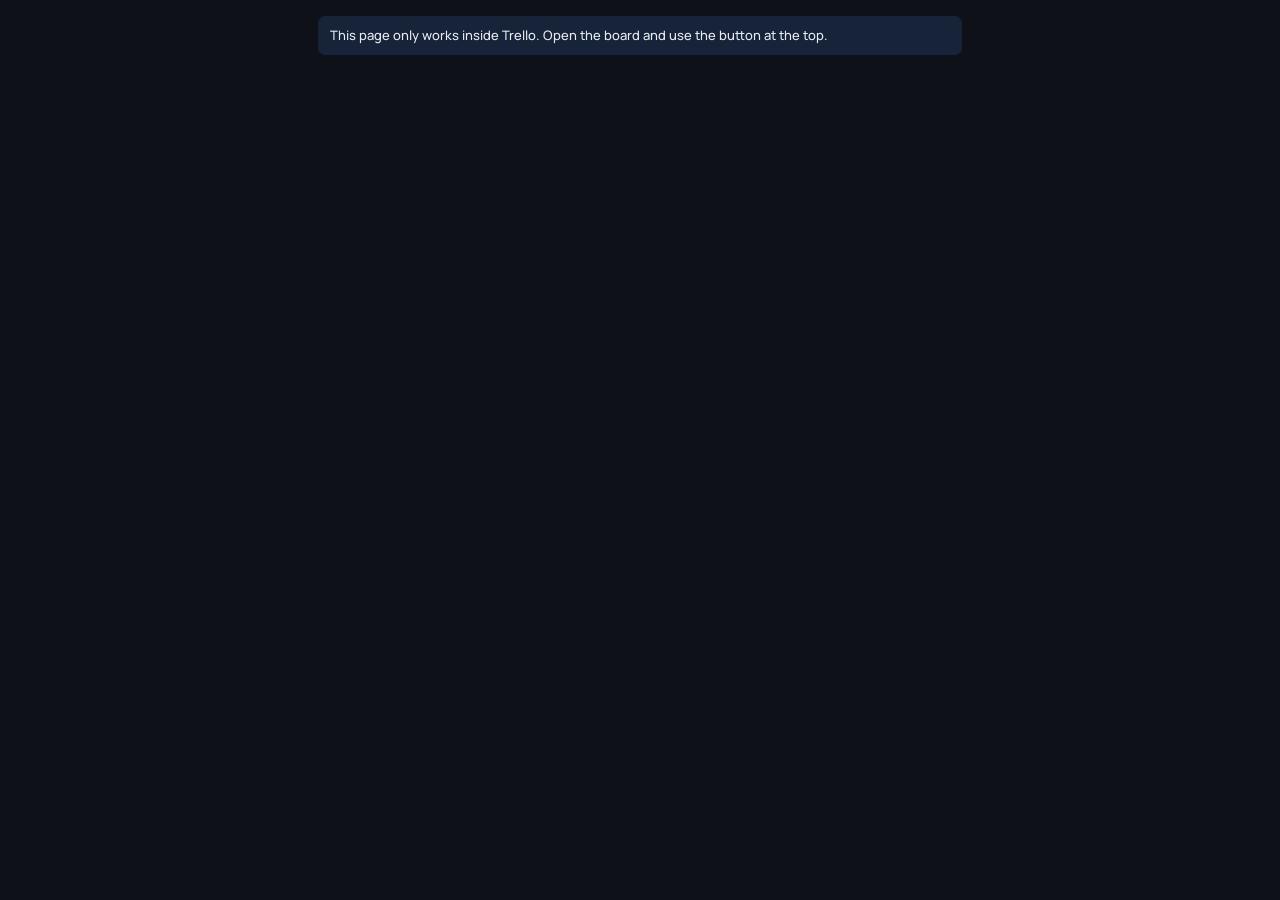
<file: auth.html>
<!doctype html>
<html lang="en">
<head>
<meta charset="utf-8">
<meta name="viewport" content="width=device-width, initial-scale=1">
<title>Request Form — authorization</title>
<link rel="stylesheet" href="./css/powerup.css?v=20261028a">
<script src="https://p.trellocdn.com/power-up.min.js"></script>
<script src="./js/common.js?v=20261028a"></script>
</head>
<body>
<div id="root"></div>
<script>
/* Trello sends the user back here after they authorize the Power-Up. The library reads the token
   from the URL fragment, stores it for this origin, hands it to the window that opened the popup
   and closes this window. */
RF.getT();
RF.renderOutsideTrello(document.getElementById('root'));
</script>
</body>
</html>
</file>
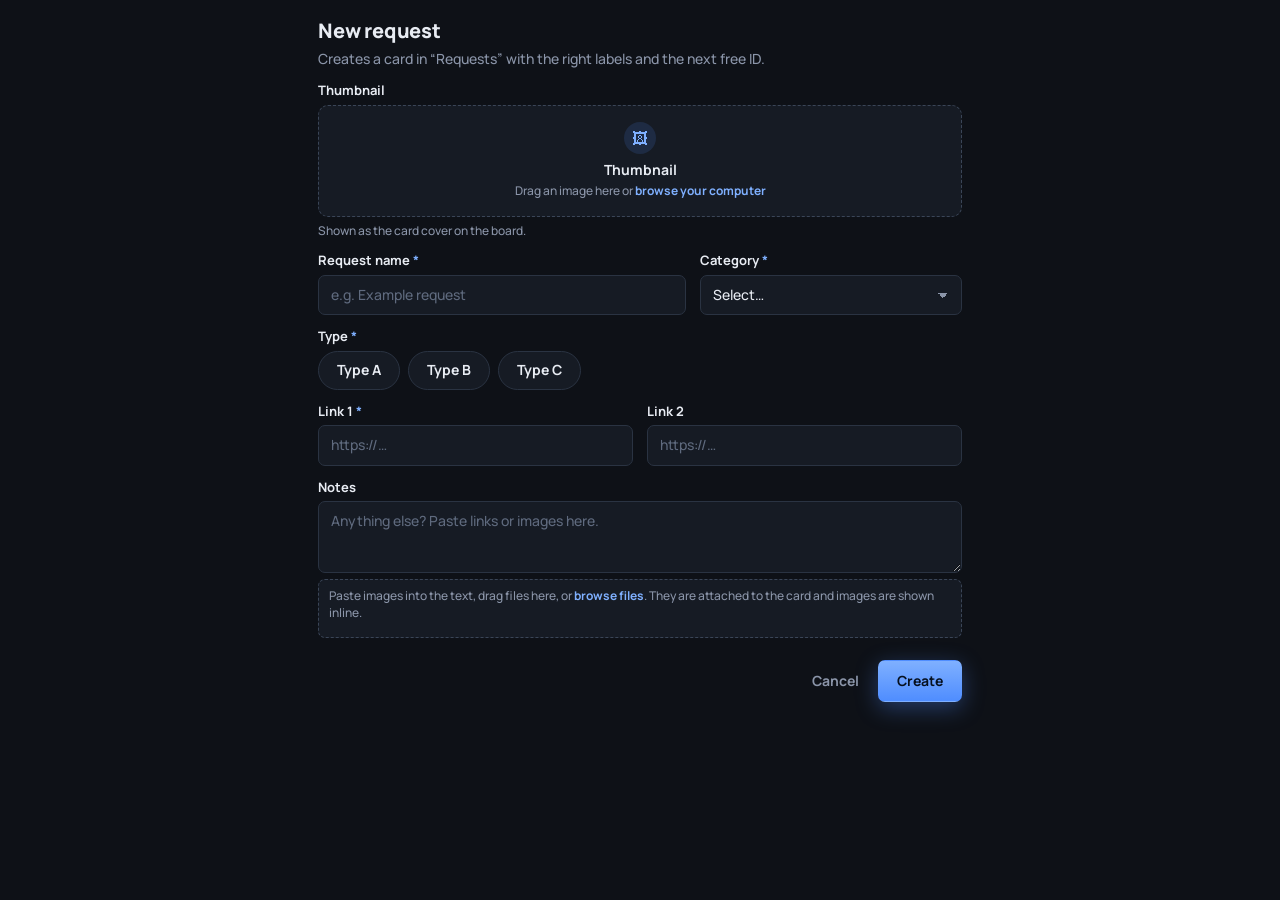
<file: form.html>
<!doctype html>
<html lang="en">
<head>
<meta charset="utf-8">
<meta name="viewport" content="width=device-width, initial-scale=1">
<title>New request</title>
<link rel="stylesheet" href="./css/powerup.css?v=20261028a">
<script src="https://p.trellocdn.com/power-up.min.js"></script>
<script src="./js/common.js?v=20261028a"></script>
<script src="./js/form.js?v=20261028a"></script>
</head>
<body>
<div id="root"></div>
<script>
var root = document.getElementById('root'), t = RF.getT();
if (t) RFForm.render(root, t); else RF.renderOutsideTrello(root);
</script>
</body>
</html>
</file>
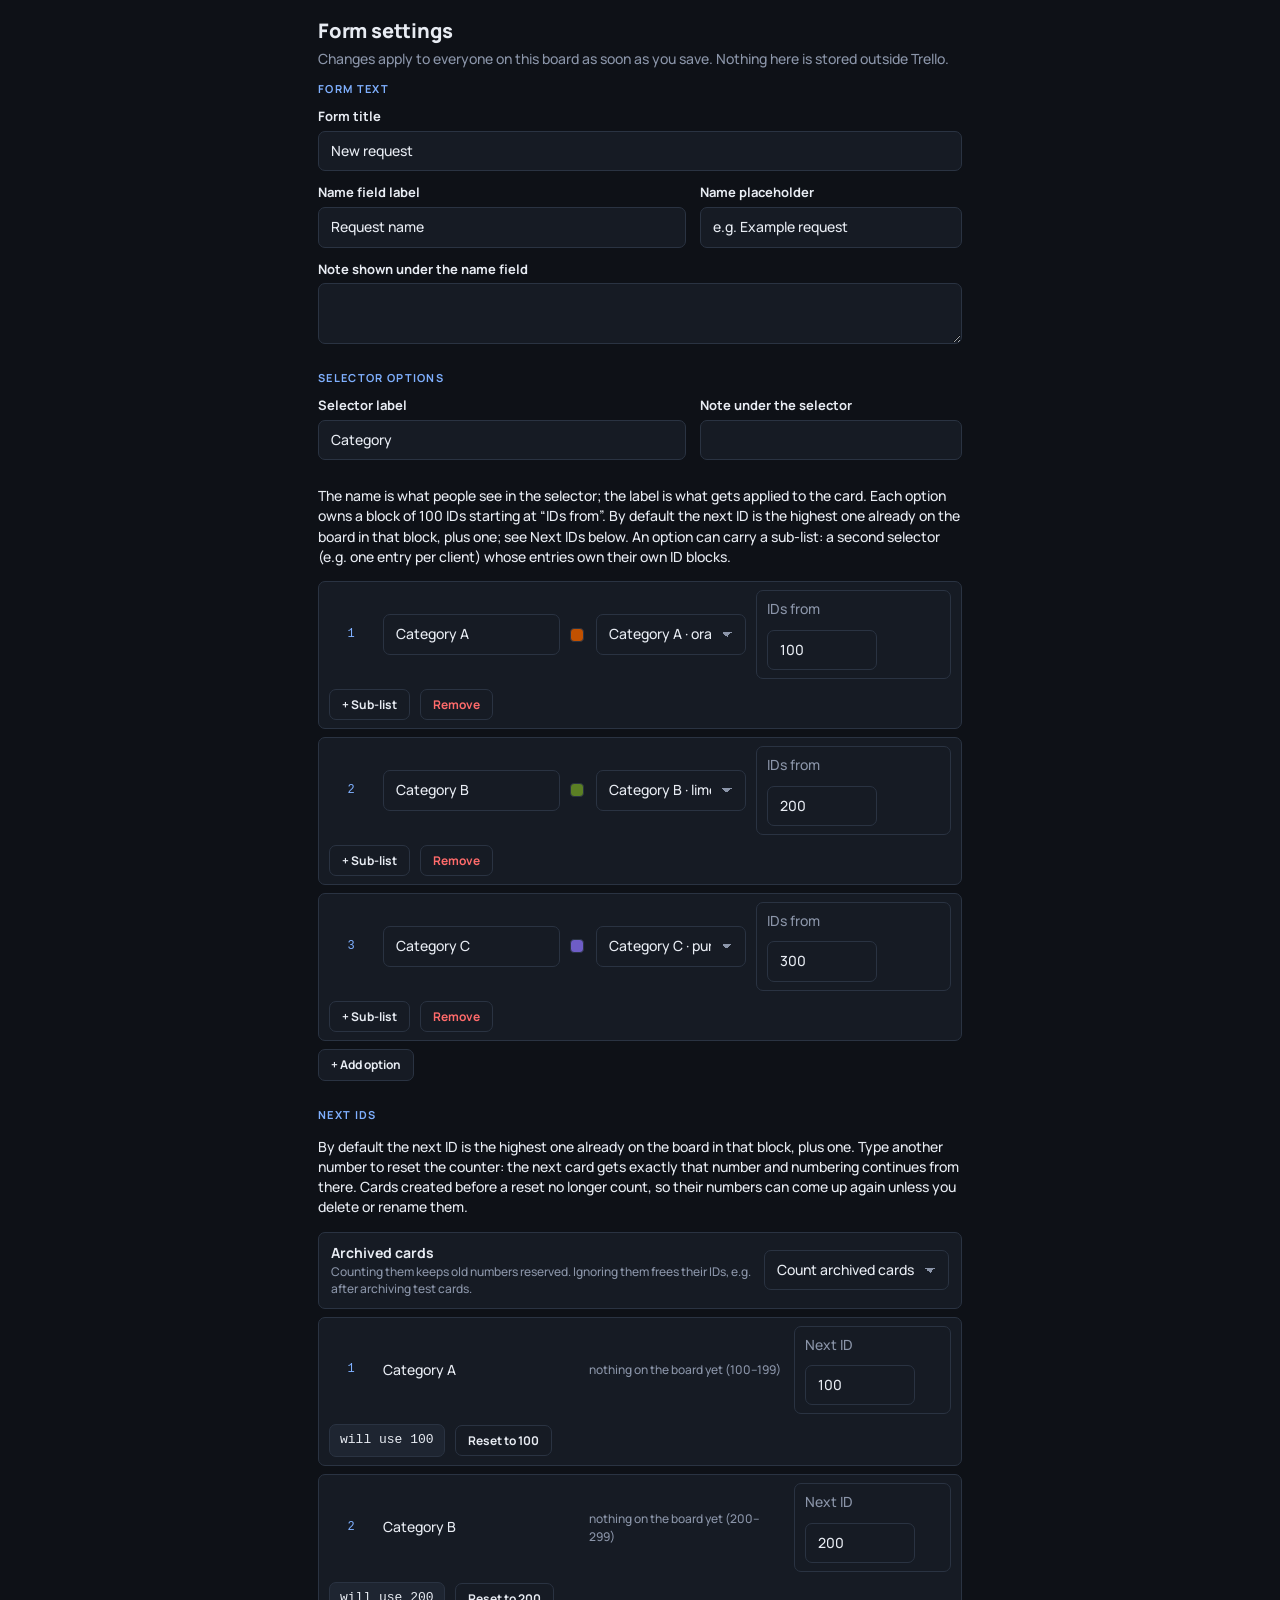
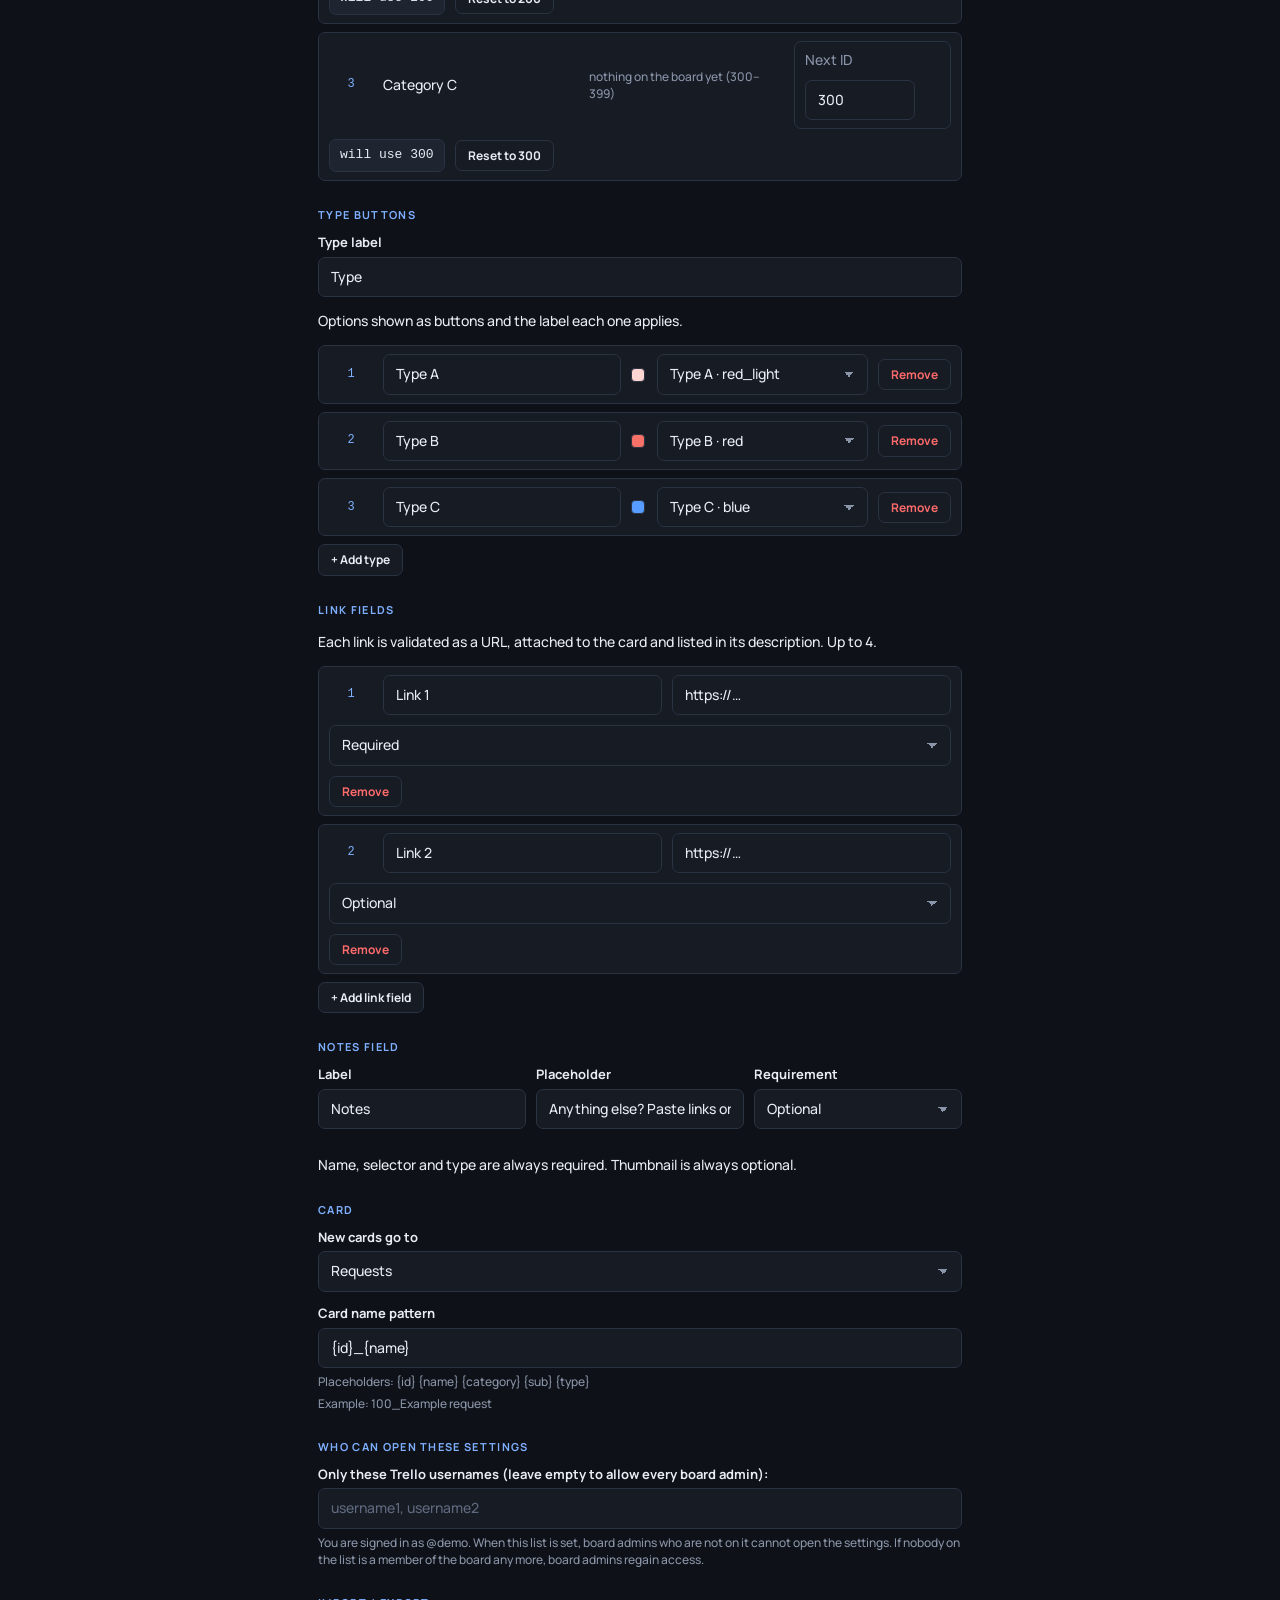
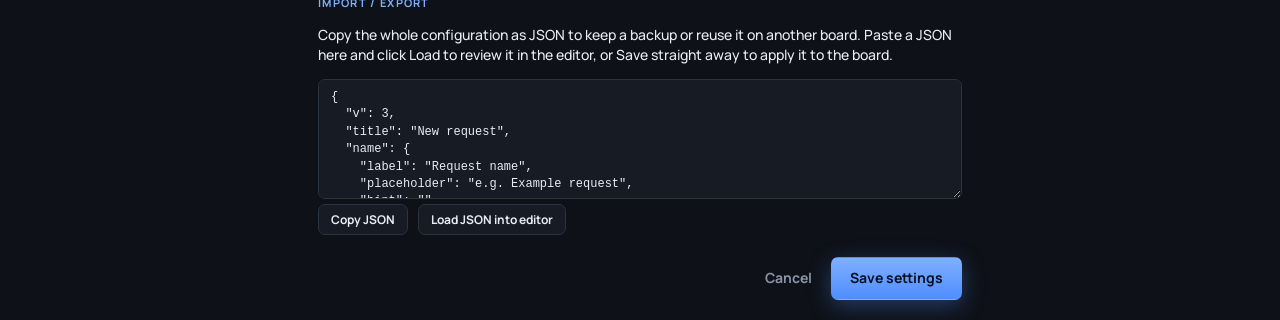
<file: settings.html>
<!doctype html>
<html lang="en">
<head>
<meta charset="utf-8">
<meta name="viewport" content="width=device-width, initial-scale=1">
<title>Request form settings</title>
<link rel="stylesheet" href="./css/powerup.css?v=20261028a">
<script src="https://p.trellocdn.com/power-up.min.js"></script>
<script src="./js/common.js?v=20261028a"></script>
<script src="./js/settings.js?v=20261028a"></script>
</head>
<body>
<div id="root"></div>
<script>
var root = document.getElementById('root'), t = RF.getT();
if (t) RFSettings.render(root, t); else RF.renderOutsideTrello(root);
</script>
</body>
</html>
</file>
<file: css/powerup.css>
/* Request Form — dark, single-theme UI with a bright accent. */
@import url('https://fonts.googleapis.com/css2?family=Manrope:wght@500;600;700;800&display=swap');
:root {
  color-scheme: dark;
  --bg: #0e1117;
  --surface: #161b24;
  --surface-2: #1e2531;
  --surface-3: #27303f;
  --ink: #e8ecf3;
  --muted: #8b95a9;
  --border: #2a3342;
  --border-strong: #3a4557;
  --accent: #4f8dff;
  --accent-bright: #7fb0ff;
  --accent-ink: #06101f;
  --accent-soft: rgba(79, 141, 255, .14);
  --glow: 0 0 0 3px rgba(79, 141, 255, .28);
  --danger: #ff6b6b;
  --danger-soft: rgba(255, 107, 107, .14);
  --ok: #3ddc97;
  --ok-soft: rgba(61, 220, 151, .14);
  --radius: 10px;
  --radius-sm: 7px;
  --font: "Manrope", -apple-system, BlinkMacSystemFont, "Segoe UI", Roboto, sans-serif;
  --mono: ui-monospace, SFMono-Regular, Menlo, Consolas, monospace;
}

* { box-sizing: border-box; }
html, body { background: var(--bg); }
body { margin: 0; color: var(--ink); font: 500 14px/1.45 var(--font); }
.pu { max-width: 680px; margin: 0 auto; padding: 16px 18px 20px; }
.pu h1 { font-size: 20px; font-weight: 800; letter-spacing: -.01em; margin: 0 0 4px; }
.pu h2 { font-size: 11px; font-weight: 700; text-transform: uppercase; letter-spacing: .12em; color: var(--accent-bright); margin: 26px 0 10px; }
.pu h2:first-of-type { margin-top: 10px; }
.pu .lede { color: var(--muted); margin: 0 0 12px; }

.field { display: flex; flex-direction: column; gap: 5px; margin-bottom: 12px; min-width: 0; }
.field > .lbl { font-weight: 700; font-size: 13px; }
.field .req { color: var(--accent-bright); margin-left: 3px; }
.field .hint { color: var(--muted); font-size: 12px; margin: 0; }
.field .err { color: var(--danger); font-size: 12px; display: none; }
.field.invalid .err { display: block; }
.field.invalid input, .field.invalid select, .field.invalid textarea, .field.invalid .seg button, .field.invalid .dropzone { border-color: var(--danger); }
.two { display: grid; grid-template-columns: minmax(0, 1.4fr) minmax(0, 1fr); gap: 14px; }
.two.even { grid-template-columns: minmax(0, 1fr) minmax(0, 1fr); }
@media (max-width: 520px) { .two { grid-template-columns: 1fr; } }

input[type=text], input[type=url], input[type=number], select, textarea {
  width: 100%; font: inherit; color: var(--ink); background: var(--surface);
  border: 1.5px solid var(--border); border-radius: var(--radius-sm); padding: 9px 12px; transition: border-color .15s, box-shadow .15s;
}
input::placeholder, textarea::placeholder { color: #5f6a7e; }
input:focus, select:focus, textarea:focus { outline: none; border-color: var(--accent); box-shadow: var(--glow); }
button:focus-visible { outline: none; box-shadow: var(--glow); }
select { appearance: none; -webkit-appearance: none; padding-right: 34px;
  background-image: linear-gradient(45deg, transparent 50%, var(--muted) 50%), linear-gradient(135deg, var(--muted) 50%, transparent 50%);
  background-position: calc(100% - 18px) 50%, calc(100% - 13px) 50%; background-size: 5px 5px; background-repeat: no-repeat; }
textarea { min-height: 72px; resize: vertical; }
input.small { max-width: 110px; }

.seg { display: flex; gap: 8px; flex-wrap: wrap; }
.seg button { font: inherit; font-weight: 700; padding: 8px 18px; border-radius: 999px; border: 1.5px solid var(--border);
  background: var(--surface); color: var(--ink); cursor: pointer; transition: all .15s; }
.seg button:hover { border-color: var(--border-strong); }
.seg button[aria-pressed="true"] { background: var(--accent); color: var(--accent-ink); border-color: var(--accent); box-shadow: 0 4px 18px rgba(79,141,255,.35); }

.row { display: flex; gap: 10px; align-items: center; flex-wrap: wrap; }
.row > * { flex: 1 1 140px; min-width: 0; }
.row .fixed { flex: 0 0 auto; }
.grid-rows { display: flex; flex-direction: column; gap: 8px; }
.grid-rows .row { background: var(--surface); border: 1px solid var(--border); border-radius: var(--radius-sm); padding: 8px 10px; }
.grid-rows .idx { flex: 0 0 auto; min-width: 44px; text-align: center; font-family: var(--mono); font-size: 12px; color: var(--accent-bright); }
.swatch { display: inline-block; width: 14px; height: 14px; border-radius: 4px; vertical-align: -2px; margin-right: 6px; background: var(--surface-3); border: 1px solid var(--border); }
.labelpick { display: flex; align-items: center; gap: 6px; }
.labelpick select { flex: 1; }
.readonly { font-family: var(--mono); font-size: 13px; color: var(--ink); background: var(--surface-2); border: 1px solid var(--border); border-radius: var(--radius-sm); padding: 6px 10px; white-space: nowrap; }

/* cover / thumbnail */
.cover { position: relative; border: 1.5px dashed var(--border-strong); border-radius: var(--radius); background: var(--surface); min-height: 104px;
  display: grid; place-items: center; text-align: center; padding: 16px; color: var(--muted); cursor: pointer; overflow: hidden; transition: border-color .15s, background .15s; }
.cover:hover, .cover.over { border-color: var(--accent); background: var(--accent-soft); }
.cover.has { border-style: solid; padding: 0; min-height: 0; cursor: default; }
.cover img { display: block; width: 100%; max-height: 180px; object-fit: cover; }
.cover .ico { width: 32px; height: 32px; border-radius: 50%; background: var(--accent-soft); color: var(--accent-bright); display: grid; place-items: center; font-size: 16px; margin: 0 auto 6px; }
.cover .t { font-weight: 700; color: var(--ink); }
.cover .s { font-size: 12px; margin-top: 2px; }
.cover .s b { color: var(--accent-bright); font-weight: 700; }
.cover input[type=file] { display: none; }
.cover .tools { position: absolute; top: 8px; right: 8px; display: flex; gap: 6px; }
.cover .tools button { font: inherit; font-weight: 700; font-size: 12px; padding: 5px 10px; border-radius: 999px; border: 0; background: rgba(8,12,20,.78); color: #fff; cursor: pointer; backdrop-filter: blur(6px); }

.dropzone { border: 1.5px dashed var(--border-strong); border-radius: var(--radius-sm); padding: 7px 10px; color: var(--muted); font-size: 12px; background: var(--surface); }
.dropzone.over { border-color: var(--accent); background: var(--accent-soft); }
.dropzone input[type=file] { display: none; }
.dropzone .pick { color: var(--accent-bright); cursor: pointer; font-weight: 700; }
.thumbs { display: flex; gap: 8px; flex-wrap: wrap; margin-top: 8px; }
.thumb { position: relative; width: 72px; height: 72px; border-radius: var(--radius-sm); overflow: hidden; border: 1px solid var(--border); background: var(--surface-2); display: grid; place-items: center; font-size: 10px; text-align: center; padding: 4px; }
.thumb img { width: 100%; height: 100%; object-fit: cover; }
.thumb .x { position: absolute; top: 2px; right: 2px; width: 18px; height: 18px; border-radius: 50%; border: 0; background: rgba(0,0,0,.7); color: #fff; font-size: 12px; line-height: 18px; cursor: pointer; padding: 0; }

.toggle { display: flex; align-items: center; justify-content: space-between; gap: 12px; padding: 10px 12px; background: var(--surface); border: 1px solid var(--border); border-radius: var(--radius-sm); }
.toggle .t-name { font-weight: 700; }
.toggle .t-desc { color: var(--muted); font-size: 12px; }
.toggle select { width: auto; flex: 0 0 auto; }

.actions { display: flex; gap: 10px; justify-content: flex-end; align-items: center; margin-top: 22px; flex-wrap: wrap; }
.actions .spacer { flex: 1; }
.btn { font: inherit; font-weight: 700; padding: 10px 18px; border-radius: var(--radius-sm); border: 1.5px solid var(--border); background: var(--surface); color: var(--ink); cursor: pointer; transition: all .15s; }
.btn:hover { border-color: var(--border-strong); }
.btn.primary { background: linear-gradient(180deg, var(--accent-bright), var(--accent)); color: var(--accent-ink); border-color: transparent; box-shadow: 0 6px 22px rgba(79,141,255,.35); }
.btn.primary:hover { filter: brightness(1.06); }
.btn.link { border-color: transparent; background: transparent; color: var(--muted); padding-inline: 8px; }
.btn.link:hover { color: var(--ink); }
.btn.danger { color: var(--danger); }
.btn[disabled] { opacity: .55; cursor: default; box-shadow: none; }
.btn.small { padding: 6px 12px; font-size: 12px; }

.preview-name { font-family: var(--mono); font-size: 13px; background: var(--surface-2); border: 1px solid var(--border); border-radius: var(--radius-sm); padding: 9px 12px; color: var(--muted); overflow-wrap: anywhere; }
.preview-name .id { color: var(--accent-bright); font-weight: 700; }
.preview-name .nm { color: var(--ink); }

.notice { border-radius: var(--radius-sm); padding: 10px 12px; margin-bottom: 14px; font-size: 13px; }
.notice.info { background: var(--accent-soft); color: var(--ink); }
.notice.warn { background: var(--danger-soft); color: var(--ink); }
.notice.ok { background: var(--ok-soft); color: var(--ink); }

.done { text-align: center; padding: 28px 8px; }
.done .big { width: 56px; height: 56px; border-radius: 50%; background: var(--ok-soft); color: var(--ok); display: grid; place-items: center; font-size: 28px; margin: 0 auto 12px; }
.done h1 { margin-bottom: 6px; }
.done .card-name { font-family: var(--mono); font-size: 15px; margin: 10px 0 18px; overflow-wrap: anywhere; color: var(--accent-bright); }
.done .cover-done { max-width: 320px; margin: 0 auto 14px; border-radius: var(--radius); overflow: hidden; border: 1px solid var(--border); }
.done .cover-done img { display: block; width: 100%; }
.chips { display: flex; gap: 6px; justify-content: center; flex-wrap: wrap; margin-bottom: 14px; }
.chip { font-size: 12px; font-weight: 700; padding: 3px 10px; border-radius: 5px; }

.muted { color: var(--muted); }
.mono { font-family: var(--mono); }
.spin { display: inline-block; width: 14px; height: 14px; border: 2px solid var(--border-strong); border-top-color: var(--accent-bright); border-radius: 50%; animation: spin .8s linear infinite; vertical-align: -2px; margin-right: 6px; }
@keyframes spin { to { transform: rotate(360deg); } }
@media (prefers-reduced-motion: reduce) { .spin { animation: none; } * { transition: none !important; } }

/* sub-list editor (settings) */
.subpanel { margin: -2px 0 6px 24px; padding: 10px 12px; background: var(--surface-2); border: 1px solid var(--border); border-left: 3px solid var(--accent); border-radius: var(--radius-sm); display: flex; flex-direction: column; gap: 8px; }
.subpanel .hint { margin: 0; }
.subpanel .grid-rows .row { background: var(--surface); }
.chk { display: inline-flex; align-items: center; gap: 6px; font-size: 12px; color: var(--muted); cursor: pointer; }
.chk input[type=checkbox] { width: 16px; height: 16px; margin: 0; accent-color: var(--accent); cursor: pointer; }
</file>
